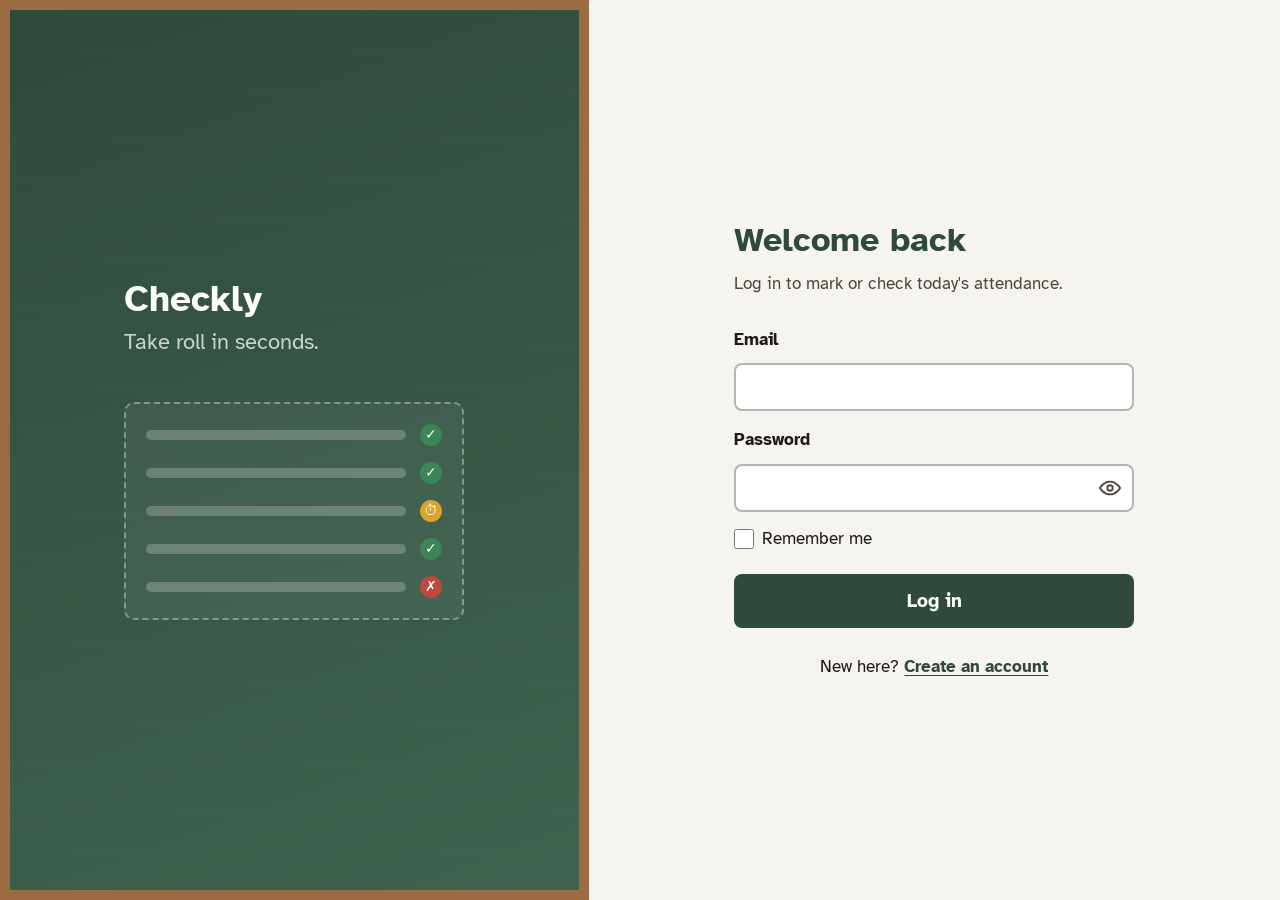
<file: index.html>
<!DOCTYPE html>
<html lang="en">
<head>
    <meta charset="UTF-8">
    <meta name="viewport" content="width=device-width, initial-scale=1.0, viewport-fit=cover">
    <title>Log in | Checkly</title>
    <link rel="stylesheet" href="static/style.css">
    <link rel="manifest" href="static/manifest.json">
    <meta name="theme-color" content="#2F4A3B">
    <meta name="mobile-web-app-capable" content="yes">
    <meta name="apple-mobile-web-app-capable" content="yes">
    <meta name="apple-mobile-web-app-title" content="Checkly">
    <meta name="apple-mobile-web-app-status-bar-style" content="default">
    <link rel="apple-touch-icon" href="static/icons/apple-touch-icon.png">
    <link rel="icon" href="static/icons/icon-512.png">
</head>
<body class="auth-body">
    <div class="auth-shell">
        <section class="auth-visual" aria-hidden="true">
            <div class="auth-visual-inner">
                <div class="auth-wordmark">Checkly</div>
                <p class="auth-tagline">Take roll in seconds.</p>

                <div class="roll-sheet">
                    <div class="roll-row">
                        <span class="roll-name-bar"></span>
                        <span class="roll-mark roll-present">&#10003;</span>
                    </div>
                    <div class="roll-row">
                        <span class="roll-name-bar"></span>
                        <span class="roll-mark roll-present">&#10003;</span>
                    </div>
                    <div class="roll-row">
                        <span class="roll-name-bar"></span>
                        <span class="roll-mark roll-late">&#9201;</span>
                    </div>
                    <div class="roll-row">
                        <span class="roll-name-bar"></span>
                        <span class="roll-mark roll-present">&#10003;</span>
                    </div>
                    <div class="roll-row">
                        <span class="roll-name-bar"></span>
                        <span class="roll-mark roll-absent">&#10007;</span>
                    </div>
                </div>
            </div>
        </section>

        <section class="auth-form-panel">
            <form class="auth-form" id="login-form" novalidate>
                <h1 class="auth-heading">Welcome back</h1>
                <p class="auth-subheading">Log in to mark or check today's attendance.</p>

                <label class="custom-label" for="email">Email</label>
                <input class="custom-inp" type="text" name="email" id="email" autocomplete="email" required>

                <label class="custom-label" for="password">Password</label>
                <div class="pw-field">
                    <input class="custom-inp" type="password" name="password" id="password" autocomplete="current-password" required>
                    <button type="button" class="pw-toggle" data-pw-toggle="password" aria-label="Show password" aria-pressed="false" title="Show password">
                        <svg class="pw-eye" viewBox="0 0 24 24" width="20" height="20" fill="none" stroke="currentColor" stroke-width="2" stroke-linecap="round" stroke-linejoin="round" aria-hidden="true"><path d="M1 12s4-7 11-7 11 7 11 7-4 7-11 7S1 12 1 12z"/><circle cx="12" cy="12" r="3"/></svg>
                        <svg class="pw-eye-off" viewBox="0 0 24 24" width="20" height="20" fill="none" stroke="currentColor" stroke-width="2" stroke-linecap="round" stroke-linejoin="round" aria-hidden="true"><path d="M17.94 17.94A10.94 10.94 0 0 1 12 19c-7 0-11-7-11-7a19.8 19.8 0 0 1 5.06-5.94"/><path d="M9.9 4.24A10.9 10.9 0 0 1 12 5c7 0 11 7 11 7a19.9 19.9 0 0 1-3.17 4.19"/><path d="M14.12 14.12A3 3 0 1 1 9.88 9.88"/><line x1="1" y1="1" x2="23" y2="23"/></svg>
                    </button>
                </div>

                <label class="remember-me-label">
                    <input type="checkbox" id="remember-me">
                    Remember me
                </label>

                <button class="auth-submit" type="submit">Log in</button>

                <p class="auth-switch">New here? <a href="register.html">Create an account</a></p>
            </form>
        </section>
    </div>

    <script src="static/app.js"></script>
    <script src="static/login.js"></script>
</body>
</html>
</file>
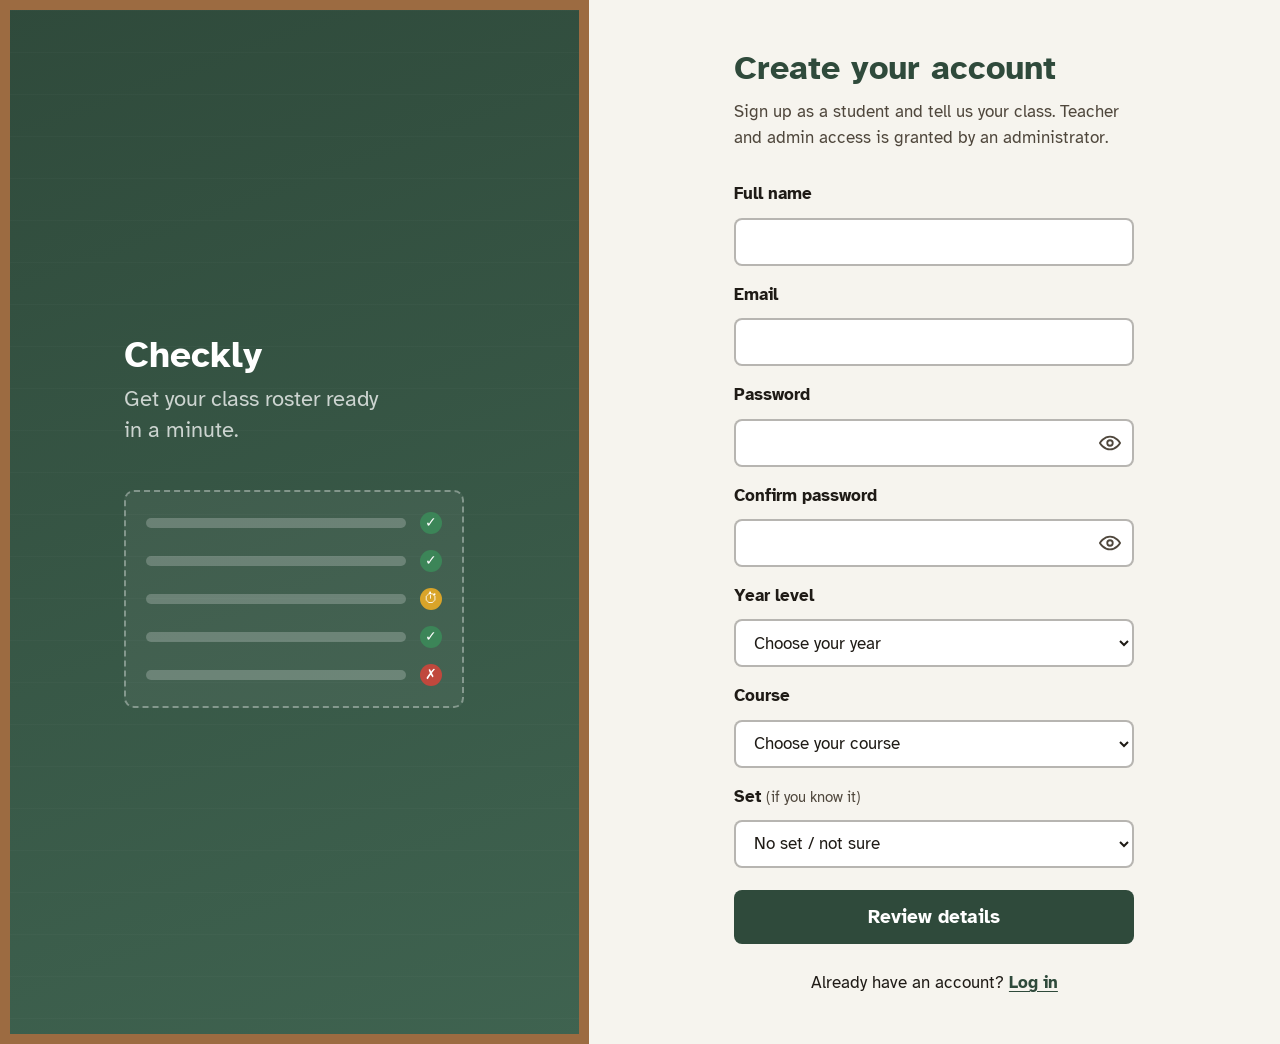
<file: register.html>
<!DOCTYPE html>
<html lang="en">
<head>
    <meta charset="UTF-8">
    <meta name="viewport" content="width=device-width, initial-scale=1.0, viewport-fit=cover">
    <title>Create account | Checkly</title>
    <link rel="stylesheet" href="static/style.css">
    <link rel="manifest" href="static/manifest.json">
    <meta name="theme-color" content="#2F4A3B">
    <meta name="mobile-web-app-capable" content="yes">
    <meta name="apple-mobile-web-app-capable" content="yes">
    <meta name="apple-mobile-web-app-title" content="Checkly">
    <meta name="apple-mobile-web-app-status-bar-style" content="default">
    <link rel="apple-touch-icon" href="static/icons/apple-touch-icon.png">
    <link rel="icon" href="static/icons/icon-512.png">
</head>
<body class="auth-body">
    <div class="auth-shell">
        <section class="auth-visual" aria-hidden="true">
            <div class="auth-visual-inner">
                <div class="auth-wordmark">Checkly</div>
                <p class="auth-tagline">Get your class roster ready in a minute.</p>

                <div class="roll-sheet">
                    <div class="roll-row">
                        <span class="roll-name-bar"></span>
                        <span class="roll-mark roll-present">&#10003;</span>
                    </div>
                    <div class="roll-row">
                        <span class="roll-name-bar"></span>
                        <span class="roll-mark roll-present">&#10003;</span>
                    </div>
                    <div class="roll-row">
                        <span class="roll-name-bar"></span>
                        <span class="roll-mark roll-late">&#9201;</span>
                    </div>
                    <div class="roll-row">
                        <span class="roll-name-bar"></span>
                        <span class="roll-mark roll-present">&#10003;</span>
                    </div>
                    <div class="roll-row">
                        <span class="roll-name-bar"></span>
                        <span class="roll-mark roll-absent">&#10007;</span>
                    </div>
                </div>
            </div>
        </section>

        <section class="auth-form-panel">
            <form class="auth-form" id="register-form" novalidate>
                <h1 class="auth-heading">Create your account</h1>
                <p class="auth-subheading">Sign up as a student and tell us your class. Teacher and admin access is granted by an administrator.</p>

                <label class="custom-label" for="name">Full name</label>
                <input class="custom-inp" type="text" id="name" autocomplete="name" required>

                <label class="custom-label" for="email">Email</label>
                <input class="custom-inp" type="text" id="email" autocomplete="email" required>

                <label class="custom-label" for="password">Password</label>
                <div class="pw-field">
                    <input class="custom-inp" type="password" id="password" autocomplete="new-password" minlength="4" required>
                    <button type="button" class="pw-toggle" data-pw-toggle="password" aria-label="Show password" aria-pressed="false" title="Show password">
                        <svg class="pw-eye" viewBox="0 0 24 24" width="20" height="20" fill="none" stroke="currentColor" stroke-width="2" stroke-linecap="round" stroke-linejoin="round" aria-hidden="true"><path d="M1 12s4-7 11-7 11 7 11 7-4 7-11 7S1 12 1 12z"/><circle cx="12" cy="12" r="3"/></svg>
                        <svg class="pw-eye-off" viewBox="0 0 24 24" width="20" height="20" fill="none" stroke="currentColor" stroke-width="2" stroke-linecap="round" stroke-linejoin="round" aria-hidden="true"><path d="M17.94 17.94A10.94 10.94 0 0 1 12 19c-7 0-11-7-11-7a19.8 19.8 0 0 1 5.06-5.94"/><path d="M9.9 4.24A10.9 10.9 0 0 1 12 5c7 0 11 7 11 7a19.9 19.9 0 0 1-3.17 4.19"/><path d="M14.12 14.12A3 3 0 1 1 9.88 9.88"/><line x1="1" y1="1" x2="23" y2="23"/></svg>
                    </button>
                </div>

                <label class="custom-label" for="password2">Confirm password</label>
                <div class="pw-field">
                    <input class="custom-inp" type="password" id="password2" autocomplete="new-password" required>
                    <button type="button" class="pw-toggle" data-pw-toggle="password2" aria-label="Show password" aria-pressed="false" title="Show password">
                        <svg class="pw-eye" viewBox="0 0 24 24" width="20" height="20" fill="none" stroke="currentColor" stroke-width="2" stroke-linecap="round" stroke-linejoin="round" aria-hidden="true"><path d="M1 12s4-7 11-7 11 7 11 7-4 7-11 7S1 12 1 12z"/><circle cx="12" cy="12" r="3"/></svg>
                        <svg class="pw-eye-off" viewBox="0 0 24 24" width="20" height="20" fill="none" stroke="currentColor" stroke-width="2" stroke-linecap="round" stroke-linejoin="round" aria-hidden="true"><path d="M17.94 17.94A10.94 10.94 0 0 1 12 19c-7 0-11-7-11-7a19.8 19.8 0 0 1 5.06-5.94"/><path d="M9.9 4.24A10.9 10.9 0 0 1 12 5c7 0 11 7 11 7a19.9 19.9 0 0 1-3.17 4.19"/><path d="M14.12 14.12A3 3 0 1 1 9.88 9.88"/><line x1="1" y1="1" x2="23" y2="23"/></svg>
                    </button>
                </div>

                <label class="custom-label" for="year">Year level</label>
                <select class="custom-inp custom-select" id="year" required></select>

                <label class="custom-label" for="course">Course</label>
                <select class="custom-inp custom-select" id="course" required></select>
                <input class="custom-inp" type="text" id="course-other" placeholder="Type your course name" aria-label="Your course name" hidden style="margin-top:8px;">

                <label class="custom-label" for="set">Set <span class="label-hint">(if you know it)</span></label>
                <select class="custom-inp custom-select" id="set"></select>

                <button class="auth-submit" type="submit">Review details</button>

                <p class="auth-switch">Already have an account? <a href="index.html">Log in</a></p>
            </form>

            <div class="auth-form review-card" id="review-card" hidden>
                <h1 class="auth-heading">Check your details</h1>
                <p class="auth-subheading">Your account isn't created yet. Look this over, then confirm.</p>

                <dl class="review-list">
                    <div class="review-row"><dt>Name</dt><dd id="review-name"></dd></div>
                    <div class="review-row"><dt>Email</dt><dd id="review-email"></dd></div>
                    <div class="review-row">
                        <dt>Password</dt>
                        <dd><span id="review-password"></span>
                            <button type="button" class="review-toggle" id="review-toggle" aria-pressed="false">Show</button></dd>
                    </div>
                    <div class="review-row"><dt>Account type</dt><dd>Student</dd></div>
                    <div class="review-row"><dt>Class</dt><dd id="review-class"></dd></div>
                </dl>
                <p class="review-note">This is a request: an admin will check it and add you to your class. You can still log in while you wait.</p>

                <button class="auth-submit" type="button" id="confirm-btn">Create account</button>
                <button class="review-edit" type="button" id="edit-btn">&#8592; Go back and edit</button>
            </div>
        </section>
    </div>

    <script src="static/app.js"></script>
    <script src="static/register.js"></script>
</body>
</html>
</file>
<file: static/style.css>
@import url('https://fonts.googleapis.com/css2?family=Atkinson+Hyperlegible:wght@400;700&display=swap');

/* ==========================================================================
   CHECKLY - "composition notebook" theme.
   A chalkboard-green header (with a wooden frame edge), warm cream paper
   with faint ruled lines and a red margin, handwritten display type for
   headings, and clean rounded body type for anything that has to stay
   easy to read (tables, forms, attendance data).
   ========================================================================== */

:root {
    --font-display: "Atkinson Hyperlegible", "Segoe UI", Verdana, sans-serif;
    --font-body: "Atkinson Hyperlegible", "Segoe UI", Verdana, sans-serif;

    --paper: #F7F1E1;
    --paper-line: rgba(112, 145, 184, 0.28);
    --margin-red: rgba(185, 68, 58, 0.5);
    --card: #FFFDF6;

    --board: #2F4A3B;
    --board-light: #3F6350;
    --wood: #9C6B41;
    --ink: #332C22;
    --ink-soft: rgba(51, 44, 34, 0.7);

    --present: #3C8558;
    --late: #D9A429;
    --absent: #C0483D;
    --unmarked: #8A8172;
}

* {
    padding: 0;
    margin: 0;

    font-family: var(--font-body);
    box-sizing: border-box;
}

body {
    width: 100%;
    min-height: 100vh;
    background: var(--paper);
    color: var(--ink);
}

/* Reusable ruled-notebook-paper background: a red margin line plus faint
   horizontal rules, the way lined paper actually looks. */
.paper-bg {
    background-color: var(--paper);
    background-image:
        linear-gradient(to right, transparent 0 43px, var(--margin-red) 43px 44px, transparent 44px),
        repeating-linear-gradient(to bottom, transparent 0 27px, var(--paper-line) 27px 28px);
}

.topbar {
    width: 100%;
    height: 6vh;
    min-height: 44px;

    display: flex;
    position: fixed;
    top: 0;
    justify-content: space-between;
    align-items: center;
    flex-direction: row;
    background: var(--board);
    border-bottom: 5px solid var(--wood);
    z-index: 10;
}

.account-name {
    margin-left: 15px;
    margin-right: 15px;
    color: white;
    text-transform: capitalize;
    font-family: var(--font-display);
    font-size: 17px;
    font-weight: 700;
}

.logout-button {
    height: 25px;
    width: 25px;
    border-radius: 50%;
    margin-right: 10px;

    border: 3px solid rgba(0, 0, 0, 0.35);
    background: var(--absent);
    background-image: url(icons/power-switch.png);
    background-position: center;
    background-size: cover;
    cursor: pointer;
}

.main-homepage-container {
    width: 100%;
    min-height: 100vh;
    padding-top: 6vh;

    display: flex;
    align-items: flex-start;
    flex-direction: row;
}

.list-container {
    width: 100%;
    min-height: 94vh;

    display: flex;
    flex-direction: column;
    align-items: center;
    background-color: var(--paper);
    background-image:
        linear-gradient(to right, transparent 0 43px, var(--margin-red) 43px 44px, transparent 44px),
        repeating-linear-gradient(to bottom, transparent 0 27px, var(--paper-line) 27px 28px);
    padding-bottom: 30px;
}

.list-title {
    font-family: var(--font-display);
    font-weight: 700;
    font-size: 26px;
    margin-top: 20px;
    margin-bottom: 5px;
    color: var(--board);
    text-align: center;
}

.custom-label {
    width: 90%;
    color: var(--ink);
    font-weight: 700;
    font-size: 15px;
}

.custom-inp {
    height: 4.5vh;
    width: 90%;
    border-radius: 6px;
    padding-left: 15px;

    background: var(--card);
    color: var(--ink);
    border: 1.5px solid rgba(51, 44, 34, 0.35);
}

.custom-inp:focus {
    outline: 2px solid var(--late);
    outline-offset: 1px;
    border-color: var(--board);
}

.custom-select {
    padding-left: 10px;
    background: var(--card);
    cursor: pointer;
}

.custom-button {
    height: 4.5vh;
    width: 90%;
    border-radius: 6px;
    font-size: 16px;
    font-weight: 700;

    cursor: pointer;
    color: white;
    border: none;
    background: var(--board);
    transition: background 0.15s ease;
}

.custom-button:hover {
    background: var(--board-light);
    scale: 1.01;
    transition: 0.2s;
}

.custom-button:focus-visible {
    outline: 2px solid var(--late);
    outline-offset: 2px;
}

.login-button {
    margin-top: 15px;
}

/* =========================================================================
   AUTH PAGES (login + create account)
   ========================================================================= */

body.auth-body {
    background: var(--board);
}

.auth-shell {
    min-height: 100vh;
    display: flex;
}

.auth-visual {
    flex: 1 1 46%;
    position: relative;
    display: flex;
    align-items: center;
    justify-content: center;
    padding: 56px 40px;
    overflow: hidden;
    background: linear-gradient(160deg, var(--board), var(--board-light));
    box-shadow: inset 0 0 0 10px var(--wood);
}

/* faint chalk-dust rules across the board - the paper a roll-call used to be taken on */
.auth-visual::before {
    content: "";
    position: absolute;
    inset: 10px;
    background-image: repeating-linear-gradient(
        to bottom,
        rgba(255, 255, 255, 0.06) 0,
        rgba(255, 255, 255, 0.06) 1px,
        transparent 1px,
        transparent 42px
    );
    pointer-events: none;
}

.auth-visual-inner {
    position: relative;
    z-index: 1;
    width: 100%;
    max-width: 340px;
}

.auth-wordmark {
    font-family: var(--font-display);
    font-weight: 700;
    font-size: clamp(40px, 7vw, 56px);
    line-height: 1;
    color: white;
}

.auth-tagline {
    margin-top: 10px;
    font-size: 16px;
    color: rgba(255, 255, 255, 0.75);
    max-width: 260px;
}

.roll-sheet {
    margin-top: 44px;
    display: flex;
    flex-direction: column;
    gap: 16px;
    padding: 20px;
    border-radius: 10px;
    background: rgba(255, 255, 255, 0.05);
    border: 2px dashed rgba(255, 255, 255, 0.35);
}

.roll-row {
    display: flex;
    align-items: center;
    gap: 14px;
}

.roll-name-bar {
    flex: 1;
    height: 10px;
    border-radius: 5px;
    background: rgba(255, 255, 255, 0.22);
}

.roll-mark {
    flex-shrink: 0;
    width: 22px;
    height: 22px;
    border-radius: 50%;
    display: flex;
    align-items: center;
    justify-content: center;
    font-size: 14px;
    color: white;
    opacity: 0;
    transform: scale(0.4);
    animation: roll-mark-in 0.35s ease forwards;
}

.roll-row:nth-child(1) .roll-mark { animation-delay: 0.15s; }
.roll-row:nth-child(2) .roll-mark { animation-delay: 0.35s; }
.roll-row:nth-child(3) .roll-mark { animation-delay: 0.55s; }
.roll-row:nth-child(4) .roll-mark { animation-delay: 0.75s; }
.roll-row:nth-child(5) .roll-mark { animation-delay: 0.95s; }

.roll-present { background: var(--present); }
.roll-late { background: var(--late); }
.roll-absent { background: var(--absent); }

@keyframes roll-mark-in {
    to { opacity: 1; transform: scale(1); }
}

@media (prefers-reduced-motion: reduce) {
    .roll-mark {
        animation: none;
        opacity: 1;
        transform: scale(1);
    }
}

.auth-form-panel {
    flex: 1 1 54%;
    display: flex;
    align-items: center;
    justify-content: center;
    background-color: var(--paper);
    background-image:
        linear-gradient(to right, transparent 0 43px, var(--margin-red) 43px 44px, transparent 44px),
        repeating-linear-gradient(to bottom, transparent 0 27px, var(--paper-line) 27px 28px);
    padding: 48px 24px;
}

.auth-form {
    width: 100%;
    max-width: 340px;
    display: flex;
    flex-direction: column;
    gap: 8px;
}

.auth-form .custom-inp,
.auth-form .custom-label,
.auth-form .admin-code-group,
.auth-form .form-error {
    width: 100%;
}

.auth-heading {
    font-family: var(--font-display);
    font-weight: 700;
    font-size: clamp(28px, 5vw, 34px);
    line-height: 1.15;
    color: var(--board);
}

.remember-me-label {
    width: 100%;
    display: flex;
    align-items: center;
    gap: 8px;
    font-size: 15px;
    color: var(--ink);
    margin-top: 4px;
    cursor: pointer;
}

.remember-me-label input {
    width: 16px;
    height: 16px;
    accent-color: var(--board);
    cursor: pointer;
}

.auth-subheading {
    font-size: 15px;
    color: var(--ink-soft);
    margin-bottom: 14px;
}

.auth-submit {
    margin-top: 12px;
    height: 48px;
    border: none;
    border-radius: 6px;
    background: var(--board);
    color: white;
    font-size: 16px;
    font-weight: 700;
    cursor: pointer;
    transition: background 0.15s ease, transform 0.1s ease;
}

.auth-submit:hover {
    background: var(--board-light);
}

.auth-submit:active {
    transform: scale(0.99);
}

.auth-submit:focus-visible {
    outline: 2px solid var(--late);
    outline-offset: 3px;
}

.auth-switch {
    margin-top: 16px;
    font-size: 15px;
    text-align: center;
    color: var(--ink);
}

.auth-switch a {
    color: var(--board);
    font-weight: 700;
}

.auth-switch a:focus-visible {
    outline: 2px solid var(--late);
    outline-offset: 2px;
}

/* --- role picker (radio pills) --- */

.role-picker {
    display: flex;
    flex-wrap: wrap;
    gap: 8px;
    width: 100%;
    margin: 2px 0 4px;
}

.role-picker input {
    position: absolute;
    width: 1px;
    height: 1px;
    overflow: hidden;
    clip: rect(0 0 0 0);
    white-space: nowrap;
}

.role-pill {
    flex: 1 1 0;
    min-width: 88px;
    text-align: center;
    padding: 10px 8px;
    border-radius: 20px;
    border: 1.5px solid rgba(51, 44, 34, 0.3);
    background: var(--card);
    color: var(--ink);
    font-size: 15px;
    font-weight: 700;
    cursor: pointer;
    transition: background 0.15s ease, color 0.15s ease, border-color 0.15s ease;
}

.role-picker input:checked + .role-pill {
    background: var(--board);
    border-color: var(--board);
    color: white;
}

.role-picker input:focus-visible + .role-pill {
    outline: 2px solid var(--late);
    outline-offset: 2px;
}

@media (max-width: 880px) {
    .auth-shell {
        flex-direction: column;
    }

    .auth-visual {
        flex: none;
        padding: 36px 24px 26px;
    }

    .roll-sheet {
        display: none;
    }

    .auth-form-panel {
        flex: 1 0 auto;
        align-items: flex-start;
        padding: 32px 20px 48px;
    }
}

.form-error {
    width: 90%;
    margin-top: 10px;
    padding: 8px 10px;
    border-radius: 5px;
    font-size: 14px;
    color: white;
    background: var(--absent);
}

.students-container {
    display: flex;
    justify-content: center;
    flex-wrap: wrap;
    gap: 12px;
    width: 90%;
    padding-top: 10px;
}

.student-name {
    width: 100%;

    font-size: 14px;
    font-weight: 700;
    text-align: center;
    padding: 0 4px;
    color: var(--ink);
}

.student-attendance {
    width: 100%;
    font-size: 13px;
    text-align: center;
    letter-spacing: 0.5px;
}

.student-profile-cover {
    width: 100%;
    height: 44px;
    border-radius: 5px 5px 0 0;
    background: linear-gradient(135deg, var(--board), var(--board-light));
}

.student-profile-img {
    display: block;
    width: 56px;
    height: 56px;
    margin-top: -28px;
    border-radius: 50%;
    border: 3px solid var(--card);
    background: white;
    object-fit: cover;
    box-shadow: 0 2px 5px rgba(0, 0, 0, 0.25);
}

.student-profiles {
    width: 15vh;
    min-width: 130px;
    border-radius: 6px;
    margin-top: 10px;
    overflow: hidden;

    display: flex;
    flex-direction: column;
    align-items: center;
    background: var(--card);
    border: 1px solid rgba(51, 44, 34, 0.15);
    box-shadow: 0 2px 5px rgba(0, 0, 0, 0.12);
}

.attendance-actions {
    width: 100%;
    display: flex;
    gap: 4px;
    padding: 6px;
}

.mark-btn {
    flex: 1;
    border: none;
    border-radius: 4px;
    padding: 5px 2px;
    font-size: 13px;
    font-weight: 700;
    cursor: pointer;
    color: white;
}

.present-btn { background: var(--present); }
.late-btn { background: var(--late); }
.absent-btn { background: var(--absent); }

.status-PRESENT { color: var(--present); font-weight: bold; }
.status-LATE { color: #A9791C; font-weight: bold; }
.status-ABSENT { color: var(--absent); font-weight: bold; }
.status-UNMARKED { color: var(--unmarked); }

.empty-state {
    margin-top: 20px;
    color: var(--ink-soft);
    font-size: 15px;
    text-align: center;
    width: 90%;
}

/* --- Student attendance history --- */

.attendance-history {
    width: 90%;
    max-width: 500px;
    display: flex;
    flex-direction: column;
    gap: 8px;
    margin-top: 15px;
}

.history-row {
    display: flex;
    justify-content: space-between;
    align-items: center;
    background: var(--card);
    border: 1px solid rgba(51, 44, 34, 0.12);
    padding: 10px 15px;
    border-radius: 6px;
    font-size: 15px;
}

/* --- Admin dashboard --- */

.admin-container {
    width: 100%;
    min-height: 100vh;
    padding: 8vh 20px 40px;
    background-color: var(--paper);
    background-image:
        linear-gradient(to right, transparent 0 43px, var(--margin-red) 43px 44px, transparent 44px),
        repeating-linear-gradient(to bottom, transparent 0 27px, var(--paper-line) 27px 28px);
}

.overview-stats {
    display: flex;
    flex-wrap: wrap;
    gap: 12px;
    justify-content: center;
    margin-bottom: 30px;
}

.stat-card {
    background: var(--card);
    color: var(--ink);
    border: 1px solid rgba(51, 44, 34, 0.15);
    border-left: 5px solid var(--board);
    border-radius: 6px;
    padding: 14px 20px;
    min-width: 100px;
    text-align: center;
}

.stat-value {
    font-family: var(--font-display);
    font-weight: 700;
    font-size: 30px;
    color: var(--board);
}

.stat-label {
    font-size: 13px;
    color: var(--ink-soft);
    margin-top: 2px;
}

/* All three admin sections - Classes, All accounts, Add account - share
   the same full-width column and stack top to bottom in that order,
   rather than the accounts sitting side by side. */
.admin-columns {
    display: flex;
    flex-direction: column;
    gap: 25px;
    width: 90%;
    max-width: 900px;
    margin: 0 auto;
}

.admin-panel {
    background: var(--card);
    border: 1px solid rgba(51, 44, 34, 0.15);
    border-radius: 8px;
    padding: 15px;
    width: 100%;
}

.admin-panel.trends-section,
.admin-panel.classes-section {
    max-width: 900px;
    width: 90%;
    margin: 0 auto 25px;
}

.users-table {
    width: 100%;
    min-width: 520px;
    table-layout: fixed;
    border-collapse: collapse;
    font-size: 14px;
    margin-top: 10px;
}

.users-table th {
    text-align: left;
    padding: 8px 6px;
    color: var(--board);
    font-size: 13px;
    border-bottom: 2px solid var(--board);
}

.users-table td {
    text-align: left;
    padding: 8px 6px;
    border-bottom: 1px solid rgba(51, 44, 34, 0.12);
    overflow: hidden;
    text-overflow: ellipsis;
    white-space: nowrap;
}

/* Column proportions - only while the table renders as an actual table.
   The mobile stacked-card layout below resets these to full width. */
@media (min-width: 481px) {
    .users-table th:nth-child(1), .users-table td:nth-child(1) { width: 21%; }
    .users-table th:nth-child(2), .users-table td:nth-child(2) { width: 29%; }
    .users-table th:nth-child(3), .users-table td:nth-child(3) { width: 13%; }
    .users-table th:nth-child(4), .users-table td:nth-child(4) { width: 19%; }
    .users-table th:nth-child(5), .users-table td:nth-child(5) { width: 18%; white-space: normal; overflow: visible; text-overflow: clip; }
}

.users-table td .custom-select,
.users-table td .table-edit-inp {
    white-space: normal;
}

.users-table tbody tr:nth-child(even) {
    background: rgba(51, 44, 34, 0.035);
}

.role-badge {
    padding: 2px 8px;
    border-radius: 10px;
    font-size: 13px;
    font-weight: 700;
    color: white;
    text-transform: capitalize;
}

.role-admin { background: var(--board); }
.role-teacher { background: #35597A; }
.role-student { background: var(--wood); }

.delete-btn {
    border: none;
    background: var(--absent);
    color: white;
    border-radius: 4px;
    padding: 4px 8px;
    font-size: 13px;
    font-weight: 700;
    cursor: pointer;
}

.create-user-form {
    display: flex;
    flex-direction: column;
    align-items: center;
    gap: 8px;
    margin-top: 10px;
}

.create-user-form .custom-inp {
    width: 100%;
    height: 40px;
}

.create-user-form .custom-label {
    width: 100%;
    font-size: 14px;
}

.create-user-form .login-button {
    width: 100%;
    margin-top: 5px;
}

/* --- Today summary bar (teacher + student pages) --- */

.today-summary {
    display: flex;
    flex-wrap: wrap;
    gap: 10px;
    justify-content: center;
    width: 90%;
    margin-top: 12px;
}

.stat-present, .stat-PRESENT { border-left-color: var(--present); }
.stat-late, .stat-LATE { border-left-color: var(--late); }
.stat-absent, .stat-ABSENT { border-left-color: var(--absent); }
.stat-unmarked, .stat-UNMARKED { border-left-color: var(--unmarked); }

.status-symbol {
    font-size: 30px !important;
}

/* --- Search inputs --- */

.search-input {
    margin-top: 12px;
    background: var(--card);
}

.list-controls {
    display: flex;
    flex-wrap: wrap;
    gap: 10px;
    width: 90%;
    margin-top: 12px;
}

.list-controls .custom-inp {
    width: auto;
    margin-top: 0;
}

/* --- Dashboard header with a today date pill --- */

.dashboard-header {
    display: flex;
    align-items: center;
    justify-content: center;
    gap: 10px;
    flex-wrap: wrap;
    width: 90%;
}

.dashboard-header .list-title {
    margin-top: 0;
}

.date-pill {
    background: var(--board);
    color: white;
    font-size: 14px;
    font-weight: 700;
    padding: 5px 14px;
    border-radius: 999px;
    white-space: nowrap;
}

/* --- Icon-decorated search/filter fields --- */

.control-field {
    position: relative;
    display: flex;
    align-items: center;
    flex: 1 1 190px;
}

.list-controls .control-field:first-child {
    flex: 2 1 220px;
}

.control-field .search-input {
    flex: 1 1 auto;
}

.control-icon {
    position: absolute;
    left: 12px;
    width: 16px;
    height: 16px;
    color: var(--board);
    opacity: 0.6;
    pointer-events: none;
}

.control-field .custom-inp {
    width: 100%;
    padding-left: 36px;
}

.control-field .custom-select {
    appearance: none;
    -webkit-appearance: none;
    -moz-appearance: none;
    background-image: linear-gradient(45deg, transparent 50%, var(--board) 50%),
        linear-gradient(135deg, var(--board) 50%, transparent 50%);
    background-position: calc(100% - 18px) center, calc(100% - 12px) center;
    background-size: 6px 6px, 6px 6px;
    background-repeat: no-repeat;
    padding-right: 30px;
}

/* --- Toasts --- */

.toast-host {
    position: fixed;
    left: 0;
    right: 0;
    bottom: 16px;
    display: flex;
    flex-direction: column;
    align-items: center;
    gap: 8px;
    z-index: 1000;
    pointer-events: none;
    padding: 0 12px;
}

.toast {
    max-width: 90vw;
    padding: 10px 18px;
    border-radius: 20px;
    color: white;
    font-size: 15px;
    text-align: center;
    box-shadow: 0 3px 10px rgba(0, 0, 0, 0.3);
    opacity: 0;
    transform: translateY(10px);
    transition: opacity 0.25s ease, transform 0.25s ease;
}

.toast-show {
    opacity: 1;
    transform: translateY(0);
}

.toast-ok { background: var(--present); }
.toast-error { background: var(--absent); }

/* --- Responsive table for admin (becomes stacked cards on narrow screens) --- */

.table-scroll {
    width: 100%;
    overflow-x: auto;
}

/* =========================================================================
   MOBILE / RESPONSIVE
   ========================================================================= */

@media (max-width: 480px) {
    .custom-inp, .custom-button, .custom-label, .admin-code-group, .form-error {
        width: 100%;
        max-width: 100%;
    }

    .custom-inp, .custom-button {
        height: 46px;
        font-size: 17px; /* prevents iOS auto-zoom on focus */
    }

    .create-link {
        height: 46px;
    }

    .topbar {
        height: 56px;
    }

    .account-name {
        font-size: 16px;
        max-width: 60vw;
        white-space: nowrap;
        overflow: hidden;
        text-overflow: ellipsis;
    }

    .main-homepage-container {
        padding-top: 56px;
    }

    .student-profiles {
        width: 42vw;
        min-width: unset;
        flex-grow: 1;
    }

    .students-container {
        gap: 8px;
    }

    .attendance-actions {
        flex-wrap: wrap;
    }

    .mark-btn {
        flex: 1 1 45%;
        font-size: 13px;
        padding: 7px 2px;
    }

    .admin-container {
        padding: 66px 12px 30px;
    }

    .stat-card {
        min-width: 42vw;
        flex: 1 1 42vw;
        padding: 12px;
    }

    .admin-panel {
        min-width: unset;
        width: 100%;
        max-width: 100%;
        padding: 12px;
    }

    .attendance-history {
        width: 100%;
        padding: 0 12px;
    }

    .history-row {
        font-size: 14px;
        padding: 10px 12px;
    }

    .login-container, .main-homepage-container {
        overflow-x: hidden;
    }
}

/* Turn the users table into a stack of labeled rows on small screens */
@media (max-width: 480px) {
    .users-table {
        min-width: 0;
    }

    .users-table thead {
        display: none;
    }

    .users-table, .users-table tbody, .users-table tr, .users-table td {
        display: block;
        width: 100%;
    }

    .users-table tr {
        border: 1px solid rgba(51, 44, 34, 0.15);
        border-radius: 6px;
        margin-bottom: 10px;
        padding: 6px 10px;
        background: var(--card);
    }

    .users-table tbody tr:nth-child(even) {
        background: var(--card);
    }

    .users-table td {
        display: flex;
        justify-content: space-between;
        align-items: center;
        border-bottom: 1px solid rgba(51, 44, 34, 0.08);
        padding: 6px 0;
        white-space: normal;
    }

    .users-table td:last-child {
        border-bottom: none;
        justify-content: flex-end;
        gap: 8px;
    }

    .users-table td::before {
        content: attr(data-label);
        font-weight: bold;
        font-size: 13px;
        opacity: 0.7;
        margin-right: 10px;
    }

    .users-table td[data-label=""]::before {
        content: none;
    }
}

@media (max-width: 340px) {
    .student-profiles {
        width: 100%;
    }

    .stat-card {
        min-width: 100%;
        flex: 1 1 100%;
    }
}

/* =========================================================================
   BUTTONS (small, auto-width actions - mark all present, print, export...)
   ========================================================================= */

.btn {
    padding: 9px 16px;
    border-radius: 6px;
    font-size: 15px;
    font-weight: 700;
    cursor: pointer;
    border: 1.5px solid transparent;
    transition: background 0.15s ease, color 0.15s ease;
}

.btn-solid {
    background: var(--board);
    color: white;
}

.btn-solid:hover {
    background: var(--board-light);
}

.btn-outline {
    background: var(--card);
    color: var(--board);
    border-color: var(--board);
}

.btn-outline:hover {
    background: rgba(47, 74, 59, 0.08);
}

.btn:disabled {
    opacity: 0.5;
    cursor: not-allowed;
}

.btn:focus-visible {
    outline: 2px solid var(--late);
    outline-offset: 2px;
}

.action-row {
    display: flex;
    gap: 10px;
    flex-wrap: wrap;
    justify-content: center;
    width: 90%;
    margin-top: 12px;
}

/* =========================================================================
   TOAST WITH ACTION (undo)
   ========================================================================= */

.toast {
    display: flex;
    align-items: center;
    gap: 10px;
}

.toast-action {
    background: rgba(255, 255, 255, 0.25);
    border: none;
    color: white;
    font-weight: 700;
    font-size: 14px;
    padding: 4px 10px;
    border-radius: 14px;
    cursor: pointer;
    flex-shrink: 0;
}

.toast-action:hover {
    background: rgba(255, 255, 255, 0.4);
}

/* =========================================================================
   SKELETON LOADING PLACEHOLDERS
   ========================================================================= */

.skeleton-wrap {
    display: flex;
    flex-wrap: wrap;
    gap: 12px;
    justify-content: center;
    width: 90%;
    margin-top: 12px;
}

.skeleton {
    border-radius: 6px;
    background: linear-gradient(90deg, rgba(51, 44, 34, 0.08) 25%, rgba(51, 44, 34, 0.16) 37%, rgba(51, 44, 34, 0.08) 63%);
    background-size: 400% 100%;
    animation: skeleton-shimmer 1.4s ease infinite;
}

.skeleton-card {
    width: 130px;
    height: 150px;
}

.skeleton-row {
    width: 100%;
    height: 44px;
}

@keyframes skeleton-shimmer {
    0% { background-position: 100% 0; }
    100% { background-position: 0 0; }
}

@media (prefers-reduced-motion: reduce) {
    .skeleton {
        animation: none;
    }
}

/* =========================================================================
   DATE NAVIGATION (teacher page - browse/edit past days)
   ========================================================================= */

.date-nav {
    display: flex;
    align-items: center;
    gap: 6px;
}

.date-nav button {
    width: 30px;
    height: 30px;
    border-radius: 6px;
    border: 1.5px solid rgba(51, 44, 34, 0.3);
    background: var(--card);
    color: var(--board);
    font-weight: 700;
    cursor: pointer;
}

.date-nav button:hover:not(:disabled) {
    background: rgba(47, 74, 59, 0.08);
}

.date-nav button:disabled {
    opacity: 0.35;
    cursor: not-allowed;
}

.date-nav input[type="date"] {
    border: 1.5px solid rgba(51, 44, 34, 0.3);
    border-radius: 6px;
    padding: 5px 8px;
    background: var(--card);
    font-family: var(--font-body);
    font-size: 14px;
    color: var(--ink);
    height: 30px;
}

.date-nav .btn {
    padding: 5px 10px;
    font-size: 14px;
}

.viewing-past-banner {
    width: 90%;
    margin-top: 10px;
    padding: 8px 12px;
    border-radius: 6px;
    background: rgba(217, 164, 41, 0.18);
    border: 1px solid rgba(217, 164, 41, 0.5);
    color: var(--ink);
    font-size: 14px;
    text-align: center;
}

/* =========================================================================
   ABSENCE STREAK BADGE
   ========================================================================= */

.student-profiles {
    position: relative;
}

.streak-badge {
    position: absolute;
    top: 6px;
    right: 6px;
    z-index: 2;
    background: var(--absent);
    color: white;
    font-size: 13px;
    font-weight: 700;
    padding: 2px 7px;
    border-radius: 10px;
    display: flex;
    align-items: center;
    gap: 3px;
}

/* =========================================================================
   STUDENT: view toggle + calendar
   ========================================================================= */

.view-toggle {
    display: flex;
    gap: 8px;
    margin-top: 14px;
}

.view-toggle button {
    padding: 7px 16px;
    border-radius: 20px;
    border: 1.5px solid rgba(51, 44, 34, 0.3);
    background: var(--card);
    color: var(--ink);
    font-size: 14px;
    font-weight: 700;
    cursor: pointer;
}

.view-toggle button.active {
    background: var(--board);
    border-color: var(--board);
    color: white;
}

.calendar-nav {
    display: flex;
    align-items: center;
    justify-content: center;
    gap: 14px;
    margin-top: 14px;
}

.calendar-nav button {
    width: 30px;
    height: 30px;
    border-radius: 6px;
    border: 1.5px solid rgba(51, 44, 34, 0.3);
    background: var(--card);
    color: var(--board);
    font-weight: 700;
    cursor: pointer;
}

.calendar-month-label {
    font-family: var(--font-display);
    font-weight: 700;
    font-size: 19px;
    color: var(--board);
    min-width: 160px;
    text-align: center;
}

.calendar-grid {
    display: grid;
    grid-template-columns: repeat(7, 1fr);
    gap: 5px;
    width: 90%;
    max-width: 380px;
    margin-top: 12px;
}

.calendar-weekday {
    text-align: center;
    font-size: 13px;
    font-weight: 700;
    color: var(--ink-soft);
}

.calendar-cell {
    aspect-ratio: 1;
    border-radius: 5px;
    display: flex;
    align-items: center;
    justify-content: center;
    font-size: 13px;
    font-weight: 700;
    background: var(--card);
    border: 1px solid rgba(51, 44, 34, 0.12);
    color: var(--ink);
}

.calendar-cell.cal-empty {
    visibility: hidden;
}

.calendar-cell.cal-PRESENT { background: var(--present); color: white; border-color: var(--present); }
.calendar-cell.cal-LATE { background: var(--late); color: white; border-color: var(--late); }
.calendar-cell.cal-ABSENT { background: var(--absent); color: white; border-color: var(--absent); }

.calendar-legend {
    display: flex;
    gap: 14px;
    flex-wrap: wrap;
    justify-content: center;
    margin-top: 12px;
    font-size: 13px;
    color: var(--ink-soft);
}

.calendar-legend span {
    display: inline-flex;
    align-items: center;
    gap: 5px;
}

.legend-dot {
    width: 10px;
    height: 10px;
    border-radius: 3px;
    display: inline-block;
}

.legend-present { background: var(--present); }
.legend-late { background: var(--late); }
.legend-absent { background: var(--absent); }

/* =========================================================================
   CLASSES PANEL (roster cards - a stack of pinned index cards, not a
   generic settings list. Each class gets a tab-like label edge and a
   wood-toned rule under the title, echoing the frame/board relationship
   used everywhere else in the app.)
   ========================================================================= */

.classes-section .list-title {
    margin-bottom: 12px;
}

.create-class-form {
    display: flex;
    gap: 10px;
    flex-wrap: wrap;
    align-items: center;
    padding: 14px;
    margin-bottom: 18px;
    background: rgba(156, 107, 65, 0.07);
    border: 1.5px dashed rgba(156, 107, 65, 0.4);
    border-radius: 8px;
}

.create-class-form .custom-inp {
    flex: 1 1 180px;
    width: auto;
    height: 40px;
}

.create-class-form .btn {
    flex: 0 0 auto;
    height: 40px;
}

.classes-list {
    display: flex;
    flex-direction: column;
    gap: 14px;
}

.class-card {
    position: relative;
    background: var(--card);
    border: 1px solid rgba(51, 44, 34, 0.14);
    border-left: 4px solid var(--wood);
    border-radius: 4px 8px 8px 4px;
    padding: 14px 16px;
    box-shadow: 2px 2px 0 rgba(51, 44, 34, 0.04);
}

.class-card-header {
    display: flex;
    justify-content: space-between;
    align-items: baseline;
    gap: 10px;
    flex-wrap: wrap;
}

.class-card-title {
    font-family: var(--font-display);
    font-weight: 700;
    font-size: 20px;
    color: var(--board);
    line-height: 1.25;
}

.class-card-actions {
    display: flex;
    gap: 6px;
}

.class-card-meta {
    display: flex;
    gap: 8px;
    margin: 10px 0 8px;
    flex-wrap: wrap;
}

.class-card-meta span {
    font-size: 13px;
    font-weight: 700;
    color: var(--ink-soft);
    background: rgba(51, 44, 34, 0.06);
    border-radius: 999px;
    padding: 3px 10px;
}

.class-card-section-label {
    font-size: 13px;
    font-weight: 700;
    text-transform: none;
    letter-spacing: 0.05em;
    color: var(--ink-soft);
    margin-top: 12px;
    margin-bottom: 6px;
}

.class-card-section-label.divider {
    padding-top: 10px;
    border-top: 1px solid rgba(51, 44, 34, 0.1);
}

.class-card-teachers {
    display: flex;
    flex-wrap: wrap;
    gap: 6px;
}

.class-card-students {
    display: flex;
    flex-wrap: wrap;
    gap: 6px;
}

.chip {
    display: inline-flex;
    align-items: center;
    gap: 6px;
    background: rgba(47, 74, 59, 0.1);
    color: var(--board);
    border-radius: 999px;
    padding: 4px 6px 4px 12px;
    font-size: 14px;
    font-weight: 700;
}

.chip-remove {
    display: flex;
    align-items: center;
    justify-content: center;
    width: 16px;
    height: 16px;
    border: none;
    border-radius: 50%;
    background: rgba(47, 74, 59, 0.18);
    color: var(--board);
    cursor: pointer;
    font-size: 14px;
    line-height: 1;
    opacity: 0.75;
}

.chip-remove:hover {
    opacity: 1;
    background: var(--absent);
    color: white;
}

.chip-student {
    background: rgba(156, 107, 65, 0.16);
    color: var(--wood);
}

.add-teacher-row {
    display: flex;
    gap: 8px;
    margin-top: 10px;
}

.add-teacher-row .custom-select {
    width: auto;
    flex: 1 1 auto;
    height: 34px;
    font-size: 14px;
}

.add-teacher-row .btn {
    padding: 6px 14px;
    font-size: 14px;
}

.empty-inline {
    color: var(--ink-soft);
    font-size: 14px;
    font-style: italic;
}

/* =========================================================================
   ADMIN: inline row editing, password reset, bulk import, trends
   ========================================================================= */

.table-edit-inp {
    width: 100%;
    padding: 5px 7px;
    height: 30px;
    font-size: 14px;
    border-radius: 5px;
    border: 1.5px solid rgba(51, 44, 34, 0.35);
    background: var(--card);
    color: var(--ink);
}

.row-actions {
    display: flex;
    flex-wrap: wrap;
    gap: 5px;
    justify-content: flex-end;
}

/* Compact circular icon buttons for table row actions - same round-button
   language as the topbar logout control, so a five-column table can carry
   edit/reset/delete without wrapping text or overflowing its cell. */
.row-icon-btn {
    display: inline-flex;
    align-items: center;
    justify-content: center;
    flex-shrink: 0;
    width: 24px;
    height: 24px;
    border: none;
    border-radius: 50%;
    color: white;
    font-size: 13px;
    line-height: 1;
    cursor: pointer;
    transition: filter 0.15s ease, transform 0.1s ease;
}

.row-icon-btn:hover {
    filter: brightness(1.1);
}

.row-icon-btn:active {
    transform: scale(0.94);
}

.row-icon-btn:focus-visible {
    outline: 2px solid var(--late);
    outline-offset: 2px;
}

.row-icon-edit { background: #35597A; }
.row-icon-reset { background: var(--late); color: var(--ink); }
.row-icon-delete { background: var(--absent); }
.row-icon-save { background: var(--present); }
.row-icon-cancel { background: var(--unmarked); }

.role-tag {
    text-transform: capitalize;
    padding: 2px 10px;
    border-radius: 999px;
    background: rgba(51, 44, 34, 0.08);
    color: var(--ink);
    font-size: 13px;
    font-weight: 700;
}

.import-panel {
    margin-top: 18px;
    padding-top: 14px;
    border-top: 1px dashed rgba(51, 44, 34, 0.25);
}

.import-row {
    display: flex;
    gap: 8px;
    align-items: center;
    flex-wrap: wrap;
    margin-top: 8px;
}

.import-row input[type="file"] {
    font-size: 14px;
    max-width: 220px;
}

.import-summary {
    margin-top: 10px;
    font-size: 14px;
    color: var(--ink-soft);
}

.import-errors {
    margin-top: 6px;
    font-size: 13px;
    color: var(--absent);
    max-height: 120px;
    overflow-y: auto;
}

.import-errors div {
    padding: 2px 0;
}

.import-error-row {
    font-size: 0.85em;
    color: #c0392b;
}

.trends-panel {
    width: 100%;
    margin-top: 10px;
}

.trends-chart {
    width: 100%;
    height: auto;
    display: block;
}

.trends-legend {
    display: flex;
    gap: 14px;
    flex-wrap: wrap;
    justify-content: center;
    margin-top: 8px;
    font-size: 13px;
    color: var(--ink-soft);
}

/* =========================================================================
   PRINT (teacher roster - a clean paper backup)
   ========================================================================= */

@media print {
    .topbar,
    .list-controls,
    .action-row,
    .date-nav,
    .toast-host,
    .search-input,
    .filter-select,
    .logout-button,
    .students-container .attendance-actions,
    .date-pill {
        display: none !important;
    }

    body, .list-container, .main-homepage-container {
        background: white !important;
        padding-top: 0 !important;
    }

    .students-container {
        display: block !important;
        width: 100%;
    }

    .student-profiles {
        display: flex;
        flex-direction: row;
        align-items: center;
        justify-content: space-between;
        width: 100% !important;
        border: 1px solid #999;
        box-shadow: none;
        margin-bottom: 6px;
        padding: 6px 10px;
        background: white !important;
        page-break-inside: avoid;
    }

    .student-profile-cover,
    .student-profile-img {
        display: none;
    }

    .student-name {
        width: auto;
        text-align: left;
    }
}


/* --- Burger menu + slide-out drawer --- */

.burger-btn {
    flex: none;
    width: 40px;
    height: 36px;
    margin-left: 8px;
    border: none;
    border-radius: 6px;
    background: transparent;
    display: flex;
    flex-direction: column;
    justify-content: center;
    align-items: center;
    gap: 5px;
    cursor: pointer;
}

.burger-btn span {
    display: block;
    width: 22px;
    height: 2.5px;
    border-radius: 2px;
    background: white;
    transition: transform 0.2s ease, opacity 0.2s ease;
}

.burger-btn:hover { background: rgba(255, 255, 255, 0.12); }
.burger-btn:focus-visible { outline: 2px solid var(--late); }

.nav-open .burger-btn span:nth-child(1) { transform: translateY(7.5px) rotate(45deg); }
.nav-open .burger-btn span:nth-child(2) { opacity: 0; }
.nav-open .burger-btn span:nth-child(3) { transform: translateY(-7.5px) rotate(-45deg); }

.topbar .account-name {
    flex: 1;
    min-width: 0;
    margin-left: 8px;
    overflow: hidden;
    text-overflow: ellipsis;
    white-space: nowrap;
}

.nav-backdrop {
    position: fixed;
    inset: 0;
    background: rgba(0, 0, 0, 0.4);
    opacity: 0;
    pointer-events: none;
    transition: opacity 0.2s ease;
    z-index: 20;
}

.nav-drawer {
    position: fixed;
    top: 0;
    left: 0;
    bottom: 0;
    width: min(280px, 82vw);
    display: flex;
    flex-direction: column;
    background: var(--board);
    border-right: 5px solid var(--wood);
    transform: translateX(-100%);
    transition: transform 0.25s ease;
    z-index: 30;
    overflow-y: auto;
}

.nav-open .nav-backdrop { opacity: 1; pointer-events: auto; }
.nav-open .nav-drawer { transform: translateX(0); }

.nav-drawer-head {
    padding: 18px 20px;
    font-family: var(--font-display);
    font-size: 24px;
    font-weight: 700;
    color: white;
    border-bottom: 1px solid rgba(255, 255, 255, 0.18);
}

.nav-link {
    display: block;
    width: 100%;
    padding: 14px 20px;
    border: none;
    border-left: 4px solid transparent;
    background: transparent;
    color: white;
    font-size: 16px;
    text-align: left;
    text-decoration: none;
    cursor: pointer;
}

.nav-link:hover { background: rgba(255, 255, 255, 0.1); }
.nav-link:focus-visible { outline: 2px solid var(--late); outline-offset: -2px; }
.nav-link.active { background: var(--board-light); border-left-color: var(--late); font-weight: 700; }

.nav-logout {
    margin-top: auto;
    border-top: 1px solid rgba(255, 255, 255, 0.18);
    color: #ffd2cc;
}

.nav-view[hidden] { display: none; }

@media (prefers-reduced-motion: reduce) {
    .nav-drawer, .nav-backdrop, .burger-btn span { transition: none; }
}


/* --- Admin: People view (role filter tabs, inline role menu) --- */
.panel-hint {
    margin: 2px 0 10px;
    font-size: 14px;
    color: var(--ink-soft);
}

.role-filter {
    display: flex;
    flex-wrap: wrap;
    gap: 6px;
    margin-bottom: 10px;
}

.filter-tab {
    font: inherit;
    font-size: 14px;
    padding: 6px 12px;
    border: 1px solid rgba(51, 44, 34, 0.25);
    border-radius: 999px;
    background: transparent;
    color: var(--ink);
    cursor: pointer;
}

.filter-tab:hover { background: rgba(51, 44, 34, 0.06); }
.filter-tab:focus-visible { outline: 2px solid var(--board); outline-offset: 2px; }

.filter-tab.active {
    background: var(--board);
    border-color: var(--board);
    color: #fff;
    font-weight: 700;
}

.filter-count { opacity: 0.75; margin-left: 2px; }

.users-table td .role-select { text-transform: capitalize; }


/* --- Admin: Overview "needs attention" + class card tidy-up --- */
.admin-panel.attention-section {
    max-width: 900px;
    width: 90%;
    margin: 0 auto 25px;
    border-left: 5px solid var(--late);
}

.attention-list {
    list-style: none;
    margin: 8px 0 0;
    padding: 0;
}

.attention-list li {
    display: flex;
    align-items: center;
    justify-content: space-between;
    gap: 12px;
    padding: 8px 0;
    border-bottom: 1px solid rgba(51, 44, 34, 0.12);
    font-size: 15px;
}

.attention-list li:last-child { border-bottom: 0; }

.badge-warn {
    display: inline-block;
    margin-left: 6px;
    padding: 2px 8px;
    border-radius: 999px;
    font-size: 13px;
    font-weight: 700;
    background: rgba(201, 138, 28, 0.18);
    color: #8a5a00;
    vertical-align: middle;
}

.filter-notice {
    display: flex;
    align-items: center;
    justify-content: space-between;
    gap: 10px;
    margin-bottom: 10px;
    padding: 6px 10px;
    border-radius: 6px;
    font-size: 14px;
    background: rgba(201, 138, 28, 0.14);
}

.filter-notice[hidden] { display: none; }

.class-card-details > summary {
    cursor: pointer;
    list-style: none;
}

.class-card-details > summary::-webkit-details-marker { display: none; }
.class-card-details > summary::before { content: "\25B8  "; }
.class-card-details[open] > summary::before { content: "\25BE  "; }


/* --- Student: class banner, toolbar, month-grouped history --- */
.class-banner {
    width: 90%;
    max-width: 500px;
    margin: 4px auto 14px;
    padding: 10px 14px;
    background: var(--card);
    border: 1px solid rgba(51, 44, 34, 0.15);
    border-left: 5px solid var(--board);
    border-radius: 6px;
    text-align: left;
}
.class-banner[hidden] { display: none; }
.class-banner-name { font-weight: 700; color: var(--board); }
.class-banner-meta { font-size: 14px; color: var(--ink-soft); margin-top: 2px; }

.history-toolbar {
    display: flex;
    align-items: center;
    justify-content: space-between;
    flex-wrap: wrap;
    gap: 10px;
    width: 90%;
    max-width: 500px;
    margin-top: 6px;
}
.history-toolbar .view-toggle { margin-top: 0; }

.history-month {
    margin-top: 10px;
    font-size: 14px;
    font-weight: 700;
    letter-spacing: 0.04em;
    text-transform: none;
    color: var(--board);
}
.history-month:first-child { margin-top: 0; }

/* Let the history list use its full width now that dates carry a weekday. */
#list-view {
    width: 100%;
    display: flex;
    justify-content: center;
}
#list-view[hidden] { display: none; }
.history-date { white-space: nowrap; }


/* --- Teacher: clickable summary, progress, compact roster rows --- */
.class-label {
    padding: 4px 12px;
    border-radius: 999px;
    border: 1px solid rgba(51, 44, 34, 0.25);
    background: var(--card);
    font-size: 14px;
    font-weight: 700;
    color: var(--board);
}
.class-label[hidden] { display: none; }

button.stat-filter {
    font: inherit;
    cursor: pointer;
    color: var(--ink);
}
button.stat-filter:hover { transform: translateY(-1px); }
button.stat-filter:focus-visible { outline: 2px solid var(--board); outline-offset: 2px; }
button.stat-filter.is-active { box-shadow: 0 0 0 2px var(--board); }

.progress-wrap {
    width: 90%;
    max-width: 420px;
    margin: 10px auto 14px;
}
.progress-wrap[hidden] { display: none; }
.progress-text { font-size: 14px; color: var(--ink-soft); margin-bottom: 4px; text-align: center; }
.progress-bar {
    height: 8px;
    border-radius: 999px;
    background: rgba(51, 44, 34, 0.12);
    overflow: hidden;
}
#progress-fill {
    height: 100%;
    width: 0;
    background: var(--present);
    border-radius: 999px;
    transition: width 0.25s ease;
}

.layout-toggle { margin-top: 0; margin-left: auto; }

.students-container.roster-rows {
    flex-direction: column;
    flex-wrap: nowrap;
    align-items: stretch;
    gap: 8px;
    max-width: 720px;
}

.roster-row {
    display: flex;
    align-items: center;
    gap: 12px;
    background: var(--card);
    border: 1px solid rgba(51, 44, 34, 0.15);
    border-radius: 8px;
    padding: 8px 12px;
}

.roster-avatar {
    flex: none;
    width: 36px;
    height: 36px;
    border-radius: 50%;
    display: flex;
    align-items: center;
    justify-content: center;
    color: #fff;
    font-size: 15px;
    font-weight: 700;
}

.roster-main { flex: 1; min-width: 0; text-align: left; }
.roster-name {
    font-size: 16px;
    font-weight: 700;
    color: var(--ink);
    overflow: hidden;
    text-overflow: ellipsis;
    white-space: nowrap;
}
.roster-status { font-size: 13px; text-transform: capitalize; }

.streak-chip {
    display: inline-block;
    margin-left: 4px;
    padding: 1px 7px;
    border-radius: 10px;
    background: var(--absent);
    color: #fff;
    font-size: 13px;
    font-weight: 700;
}

.roster-row .attendance-actions { width: auto; flex: none; padding: 0; gap: 6px; }
.roster-row .mark-btn { flex: none; min-width: 58px; padding: 7px 10px; font-size: 13px; opacity: 0.55; }
.roster-row .mark-btn.is-current,
.roster-row .mark-btn:hover { opacity: 1; }
.roster-row .mark-btn.is-current { box-shadow: 0 0 0 2px var(--card), 0 0 0 4px currentColor; }

@media (max-width: 520px) {
    .roster-row { flex-wrap: wrap; }
    .roster-row .attendance-actions { width: 100%; }
    .roster-row .mark-btn { flex: 1; }
}

@media print {
    .layout-toggle, .progress-wrap, .class-label[hidden] { display: none !important; }
    .roster-avatar { display: none; }
    .roster-row { border: 1px solid #999; border-radius: 0; margin-bottom: 6px; padding: 6px 10px; page-break-inside: avoid; background: #fff !important; }
    .roster-row .attendance-actions { display: none !important; }
    .roster-status { opacity: 1; }
}


/* --- Change password dialog + default-password banner --- */
.password-dialog {
    margin: auto; /* the global reset zeroes the margin that normally centers a modal dialog */
    border: 1px solid rgba(51, 44, 34, 0.2);
    border-radius: 10px;
    padding: 20px 22px;
    width: min(92vw, 380px);
    background: var(--card);
    color: var(--ink);
    box-shadow: 0 12px 40px rgba(0, 0, 0, 0.3);
}
.password-dialog::backdrop { background: rgba(30, 40, 34, 0.55); }
.password-dialog .dialog-title { margin: 0 0 8px; font-size: 22px; color: var(--board); }
.password-dialog .custom-inp { width: 100%; }
.password-dialog .custom-label { display: block; margin-top: 10px; }
.password-dialog .form-error { margin-top: 10px; }
.password-dialog .form-error[hidden] { display: none; }
.dialog-actions { display: flex; justify-content: flex-end; gap: 8px; margin-top: 16px; }

.default-pw-banner {
    position: fixed;
    left: 0;
    right: 0;
    z-index: 9;
    display: flex;
    align-items: center;
    justify-content: center;
    gap: 12px;
    flex-wrap: wrap;
    padding: 8px 14px;
    background: #f6e3b4;
    border-bottom: 1px solid rgba(138, 90, 0, 0.35);
    color: #6b4500;
    font-size: 15px;
    font-weight: 700;
    text-align: center;
}
@media print { .default-pw-banner { display: none !important; } }

/* ---- multi-class: student banner + history ---- */
.class-banner-item { display: flex; align-items: center; justify-content: space-between; gap: 12px; }
.class-banner-item + .class-banner-item { margin-top: 10px; padding-top: 10px; border-top: 1px dashed rgba(0,0,0,0.12); }
.history-class { display: inline-block; margin-left: 6px; font-size: 13px; color: var(--ink-soft); font-weight: 700; }
#history-class-filter { width: auto; max-width: 180px; }

/* ---- multi-class: admin people table + create form ---- */
.membership-cell { display: flex; flex-wrap: wrap; gap: 6px; align-items: center; }
.add-class-select { width: auto; min-width: 110px; padding: 4px 8px; font-size: 15px; }
.class-checks { display: flex; flex-direction: column; gap: 6px; max-height: 180px; overflow-y: auto; padding: 8px 10px; border: 1px dashed rgba(0,0,0,0.2); border-radius: 8px; }
.class-check { display: flex; align-items: center; gap: 8px; font-size: 16px; cursor: pointer; }
.label-hint { font-weight: 400; font-size: 14px; opacity: 0.7; }


/* ---- navigation: labeled logout, tab bar, class tabs, clickable stats ---- */
.logout-button {
    width: auto; height: 30px; padding: 0 14px; border-radius: 15px;
    background: transparent; background-image: none;
    border: 1.5px solid rgba(255, 255, 255, 0.55); color: #fff;
    font: 700 13px var(--font-body);
}
.logout-button:hover { background: rgba(255, 255, 255, 0.14); }
.logout-button:focus-visible { outline: 2px solid var(--late); outline-offset: 2px; }
.topbar .account-name { min-width: 0; overflow: hidden; text-overflow: ellipsis; white-space: nowrap; }

.tab-bar { display: flex; gap: 6px; }
.tab-link {
    display: flex; align-items: center; justify-content: center; gap: 6px;
    padding: 8px 16px; border-radius: 999px; text-decoration: none;
    font: 700 14px var(--font-body); color: var(--board);
    background: var(--card); border: 1.5px solid rgba(47, 74, 59, 0.25);
}
.tab-link:hover { background: #fff; }
.tab-link:focus-visible { outline: 2px solid var(--late); outline-offset: 2px; }
.tab-link.active { background: var(--board); color: #fff; border-color: var(--board); }
.tab-icon { font-size: 17px; line-height: 1; }

/* desktop: a row of pills at the top of the page */
@media (min-width: 881px) {
    .tab-bar { margin: 0 0 18px; flex-wrap: wrap; justify-content: center; }
}
/* phones: a bottom bar you can reach with your thumb */
@media (max-width: 880px) {
    .tab-bar {
        position: fixed; left: 0; right: 0; bottom: 0; z-index: 9; gap: 0;
        background: var(--board); border-top: 4px solid var(--wood);
        padding: 4px 4px calc(4px + env(safe-area-inset-bottom, 0px));
    }
    .tab-link {
        flex: 1; flex-direction: column; gap: 2px; padding: 6px 2px;
        border: 0; border-radius: 10px; background: transparent; color: rgba(255,255,255,0.75);
        font-size: 14px;
    }
    .tab-link:hover { background: rgba(255, 255, 255, 0.1); }
    .tab-link.active { background: var(--board-light); color: #fff; }
    .tab-icon { font-size: 20px; }
    body.has-tab-bar .admin-container { padding-bottom: 90px; }
}
@media print { .tab-bar { display: none !important; } }

.class-tabs { display: flex; gap: 6px; overflow-x: auto; padding: 2px 0 10px; scrollbar-width: thin; }
.class-tab {
    flex: 0 0 auto; padding: 7px 16px; border-radius: 999px; cursor: pointer;
    font: 700 14px var(--font-body); color: var(--board);
    background: var(--card); border: 1.5px solid rgba(47, 74, 59, 0.25);
}
.class-tab:hover { background: #fff; }
.class-tab:focus-visible { outline: 2px solid var(--late); outline-offset: 2px; }
.class-tab.active { background: var(--board); color: #fff; border-color: var(--board); }
.class-tabs[hidden] { display: none; }

button.stat-link { font: inherit; text-align: center; cursor: pointer; }
button.stat-link:hover { transform: translateY(-2px); box-shadow: 0 3px 8px rgba(0,0,0,0.12); }
button.stat-link:focus-visible { outline: 2px solid var(--late); outline-offset: 2px; }


/* ---- register: review step + login success note ---- */
.review-card[hidden], #register-form[hidden] { display: none; }
.review-list { margin: 4px 0 6px; border: 1.5px dashed rgba(47, 74, 59, 0.3); border-radius: 8px; background: var(--card); }
.review-row { display: flex; justify-content: space-between; gap: 16px; padding: 10px 14px; align-items: baseline; }
.review-row + .review-row { border-top: 1px dashed rgba(47, 74, 59, 0.2); }
.review-row dt { font-size: 14px; font-weight: 700; text-transform: none; letter-spacing: 0.04em; color: var(--ink-soft); }
.review-row dd { margin: 0; font-weight: 700; color: var(--ink); text-align: right; overflow-wrap: anywhere; }
.review-toggle { margin-left: 8px; border: 0; background: none; color: var(--board); font: 700 12px var(--font-body); text-decoration: underline; cursor: pointer; }
.review-note { font-size: 14px; color: var(--ink-soft); margin-bottom: 4px; }
.review-edit { margin-top: 6px; height: 40px; border: 0; background: none; color: var(--board); font: 700 14px var(--font-body); cursor: pointer; }
.review-edit:hover { text-decoration: underline; }
.review-toggle:focus-visible, .review-edit:focus-visible { outline: 2px solid var(--late); outline-offset: 2px; }
.auth-success { width: 100%; padding: 10px 12px; border-radius: 6px; margin-bottom: 8px; font-size: 15px; font-weight: 700; color: #1f5a37; background: rgba(60, 133, 88, 0.14); border: 1px solid rgba(60, 133, 88, 0.4); }

/* ---- register: password eye toggle ---- */
.pw-field { position: relative; width: 90%; }
.auth-form .pw-field { width: 100%; }
.pw-field .custom-inp { width: 100%; padding-right: 44px; box-sizing: border-box; }
.pw-toggle { position: absolute; top: 50%; right: 6px; transform: translateY(-50%); width: 34px; height: 34px; display: flex; align-items: center; justify-content: center; border: 0; background: none; border-radius: 6px; color: var(--ink-soft); cursor: pointer; }
.pw-toggle:hover { color: var(--board); background: rgba(47, 74, 59, 0.08); }
.pw-toggle:focus-visible { outline: 2px solid var(--late); outline-offset: 1px; }
.create-user-form .pw-field,
.password-dialog .pw-field { width: 100%; }
.pw-toggle .pw-eye-off { display: none; }
.pw-toggle.is-revealed .pw-eye { display: none; }
.pw-toggle.is-revealed .pw-eye-off { display: block; }

/* ---- admin: new account indicator ---- */
.badge-new { display: inline-block; margin-left: 8px; padding: 2px 8px; border-radius: 999px; font-size: 13px; font-weight: 700; letter-spacing: 0.04em; text-transform: none; background: var(--present); color: #fff; vertical-align: middle; }
.users-table tr.row-new td { background: rgba(60, 133, 88, 0.08); }
.users-table tr.row-new td:first-child { box-shadow: inset 3px 0 0 var(--present); }


/* ==========================================================================
   READABILITY + BEGINNER-FRIENDLY PASS
   Plain backgrounds (no ruled lines behind text), bigger type, higher
   contrast, larger tap targets. Loaded last so it wins over older rules.
   ========================================================================== */
:root {
    --paper: #F6F4EE;
    --card: #FFFFFF;
    --ink: #1F1B16;
    --ink-soft: #4F473C;
    --unmarked: #6B6355;
    --topbar-h: 64px;
}

html { font-size: 17px; -webkit-text-size-adjust: 100%; }
body { font-size: 1rem; line-height: 1.55; background: var(--paper); }
p, li, dd, td, label { line-height: 1.55; }

/* calm, plain pages */
.paper-bg, .list-container, .admin-container {
    background-image: none;
    background-color: var(--paper);
}
.list-container { padding: 28px 20px 40px; }
.admin-container { padding: calc(var(--topbar-h) + 24px) 20px 48px; max-width: 1100px; margin: 0 auto; }

/* top bar: taller, clearer */
.topbar { height: var(--topbar-h); min-height: var(--topbar-h); border-bottom-width: 4px; }
.main-homepage-container { padding-top: var(--topbar-h); }
@media (max-width: 880px) { .main-homepage-container { padding-top: var(--topbar-h); } }
.account-name { font-size: 1rem; font-weight: 700; text-transform: none; }
.logout-button { height: 40px; padding: 0 18px; font-size: 1rem; border-radius: 20px; }
.burger-btn { min-width: 44px; min-height: 44px; }

/* headings with clear hierarchy */
.list-title { font-size: 1.6rem; font-weight: 700; margin-top: 8px; margin-bottom: 12px; text-align: left; }
.dashboard-header .list-title { margin: 0; }
.auth-heading { font-size: 2rem; line-height: 1.2; }
.auth-subheading, .panel-hint { font-size: 1rem; color: var(--ink-soft); }

/* forms: big, obvious fields */
.custom-label { font-size: 1rem; font-weight: 700; color: var(--ink); margin-top: 6px; }
.custom-inp { min-height: 48px; height: auto; font-size: 1rem; padding: 10px 14px; border-width: 2px; border-radius: 8px; }
.custom-inp::placeholder { color: #6F675A; opacity: 1; }
.custom-inp:focus { outline: 3px solid rgba(217, 164, 41, 0.6); outline-offset: 0; border-color: var(--board); }
.custom-select { padding-right: 10px; }
.label-hint { font-size: 0.9rem; opacity: 1; color: var(--ink-soft); font-weight: 400; }
.pw-field .custom-inp { padding-right: 52px; }
.pw-toggle { width: 40px; height: 40px; right: 4px; color: var(--ink-soft); }
.pw-toggle svg { width: 22px; height: 22px; }
.form-error { font-size: 1rem; }

/* buttons: easy to see and tap */
.btn { min-height: 44px; padding: 10px 18px; font-size: 1rem; border-radius: 8px; border-width: 2px; }
.btn-outline { border-color: var(--board); color: var(--board); }
.auth-submit { height: 54px; font-size: 1.1rem; border-radius: 8px; }
.custom-button, .login-button { min-height: 50px; font-size: 1.05rem; }
.row-icon-btn { min-width: 40px; min-height: 40px; font-size: 1.1rem; }
.btn:focus-visible, .auth-submit:focus-visible, .row-icon-btn:focus-visible, .custom-button:focus-visible,
a:focus-visible, button:focus-visible { outline: 3px solid var(--late); outline-offset: 2px; }

/* navigation tabs */
.tab-link { font-size: 1rem; padding: 10px 20px; min-height: 44px; border-width: 2px; }
@media (max-width: 880px) {
    .tab-link { font-size: 0.85rem; min-height: 56px; }
    .tab-icon { font-size: 22px; }
}
.nav-link { font-size: 1.05rem; padding: 14px 18px; }

/* numbers + cards */
.stat-card { padding: 16px 18px; }
.stat-value { font-size: 2.2rem; }
.stat-label { font-size: 1rem; color: var(--ink-soft); }
.date-pill { font-size: 1rem; }
.admin-panel, .class-card { background: var(--card); }

/* tables */
.users-table th { font-size: 0.9rem; padding: 10px 8px; color: var(--board); }
.users-table td { font-size: 1rem; padding: 12px 8px; }
.chip, .filter-tab, .role-tag, .badge-warn, .badge-new { font-size: 0.9rem; }
.filter-tab { min-height: 40px; padding: 8px 14px; }
.badge-new { padding: 3px 10px; }
.role-select { font-size: 0.95rem; }

/* login + sign-up screens */
.auth-form { max-width: 400px; gap: 10px; }
.auth-tagline { font-size: 1.3rem; line-height: 1.4; }
.auth-wordmark { font-size: 2.2rem; }
.auth-switch, .remember-me-label { font-size: 1rem; }
.auth-switch a { font-weight: 700; color: var(--board); text-decoration: underline; text-underline-offset: 3px; }
.remember-me-label input { width: 20px; height: 20px; }
.review-row dt { font-size: 0.9rem; }
.review-toggle, .review-edit { font-size: 1rem; }

@media (prefers-reduced-motion: reduce) { * { transition: none !important; animation: none !important; } }


/* ---- second pass: fixes found while reviewing screenshots ---- */
.auth-form-panel { background-image: none; background-color: var(--paper); }
.auth-visual::before { opacity: 0.35; }

/* row actions: words instead of mystery icons */
.row-icon-btn {
    width: auto; height: auto; min-width: 0; min-height: 40px; padding: 0 14px;
    border-radius: 8px; font-size: 0.95rem; font-weight: 700; white-space: nowrap;
}
.row-icon-reset { color: var(--ink); }
.row-icon-delete { background: #fff; color: #A3342A; border: 2px solid #A3342A; }
.row-icon-cancel { background: #fff; color: var(--ink); border: 2px solid var(--unmarked); }
.row-actions { justify-content: flex-start; gap: 8px; }

/* people table: use the full width and never clip text */
.users-table { table-layout: auto; width: 100%; }
@media (min-width: 881px) {
    .users-table th:nth-child(n), .users-table td:nth-child(n) { width: auto; }
    .users-table td { overflow: visible; text-overflow: clip; white-space: normal; overflow-wrap: anywhere; vertical-align: middle; }
    .users-table td:nth-child(3) { white-space: nowrap; }
    .users-table td:last-child { white-space: normal; min-width: 230px; }
}
.role-tag { display: inline-block; white-space: nowrap; padding: 4px 12px; font-size: 0.95rem; }
.search-input { max-width: 460px; }

/* spacing + small things */
.dashboard-header { display: flex; flex-wrap: wrap; align-items: center; justify-content: center; gap: 12px; margin: 4px 0 18px; }
.admin-panel { padding: 20px; border-radius: 12px; margin-bottom: 20px; }
.admin-panel .list-title:first-child { margin-top: 0; }
.trends-legend { display: flex; justify-content: center; gap: 22px; font-size: 1rem; margin-top: 8px; }
.trends-legend span { display: inline-flex; align-items: center; gap: 8px; }
.legend-dot { width: 12px; height: 12px; border-radius: 50%; display: inline-block; }
.list-title { text-align: center; }
.admin-panel .list-title { text-align: left; }
.empty-state, .empty-inline { font-size: 1rem; color: var(--ink-soft); }

/* ---- third pass: table cells + role menu ---- */
.admin-container { max-width: 1240px; }
@media (min-width: 881px) {
    td.row-actions { display: table-cell; }
    td.row-actions .row-icon-btn { margin: 0 8px 8px 0; }
    .users-table td:nth-child(2) { overflow-wrap: normal; word-break: normal; white-space: nowrap; }
    .users-table td:last-child { min-width: 270px; }
}
.users-table td .role-select, .role-select {
    background: #fff; color: var(--ink); border: 2px solid rgba(31, 27, 22, 0.35); font-weight: 700;
}
.role-select.role-teacher { border-color: #35597A; }
.role-select.role-admin { border-color: var(--absent); }
.role-select.role-student { border-color: var(--board); }

.users-table td .role-select, .role-select { min-width: 140px; width: auto; padding: 8px 30px 8px 12px; text-overflow: clip; }
@media (min-width: 881px) { .users-table td:nth-child(3) { min-width: 165px; } }
.custom-inp[hidden], .custom-select[hidden] { display: none !important; }


/* ==========================================================================
   STUDENT PAGE LAYOUT - one clean column, everything lined up on the same
   left and right edges.
   ========================================================================== */
.student-page .list-container {
    align-items: stretch;
    width: 100%;
    max-width: 760px;
    margin: 0 auto;
    padding: 28px 20px 48px;
    min-height: calc(100vh - var(--topbar-h));
}
.student-page .main-homepage-container { justify-content: center; }
.student-page .list-container > * { width: 100%; max-width: none; margin-left: 0; margin-right: 0; }

.student-page .dashboard-header { justify-content: flex-start; margin: 0 0 16px; }
.student-page .list-title { text-align: left; margin: 0; }
.student-page .section-title { margin: 32px 0 12px; font-size: 1.4rem; }

/* which class + today's status */
.student-page .class-banner { margin: 0 0 16px; padding: 16px 18px; border-radius: 10px; }
.student-page .class-banner-name { font-size: 1.15rem; }
.student-page .class-banner-meta { font-size: 1rem; margin-top: 4px; }
.student-page .class-banner .history-status { font-size: 1rem; font-weight: 700; white-space: nowrap; text-transform: none; }

/* big status card on top, then four equal number cards */
.student-page .today-summary {
    display: grid;
    grid-template-columns: repeat(4, 1fr);
    gap: 12px;
    justify-content: stretch;
    margin: 0;
}
.student-page .today-summary .stat-card { width: auto; min-width: 0; margin: 0; padding: 16px 12px; text-align: center; }
.student-page .today-summary .stat-card:first-child {
    grid-column: 1 / -1;
    display: flex; align-items: center; justify-content: center; gap: 16px;
    padding: 18px 20px;
}
.student-page .today-summary .stat-card:first-child .stat-value { margin: 0; }
.student-page .today-summary .stat-card:first-child .stat-label { font-size: 1.15rem; color: var(--ink); font-weight: 700; }
.student-page .status-symbol { font-size: 2rem !important; }

/* history controls: toggle on the left, filter + export on the right */
.student-page .history-toolbar { max-width: none; margin: 0 0 14px; justify-content: space-between; gap: 12px; }
.student-page .history-toolbar .custom-select { width: auto; min-width: 170px; flex: 1 1 170px; max-width: 280px; }
.student-page .view-toggle button { min-height: 44px; padding: 8px 20px; font-size: 1rem; }
.student-page .attendance-history { max-width: none; margin-top: 0; }
.student-page .history-row { padding: 14px 16px; font-size: 1rem; border-radius: 8px; }
.student-page #calendar-view, .student-page #list-view { width: 100%; }

@media (max-width: 560px) {
    .student-page .list-container { padding: 20px 14px 40px; }
    .student-page .today-summary { grid-template-columns: repeat(2, 1fr); }
    .student-page .class-banner-item { flex-direction: column; align-items: flex-start; gap: 8px; }
    .student-page .history-toolbar .btn { flex: 1 1 100%; }
    .student-page .history-toolbar .custom-select { max-width: none; flex-basis: 100%; }
}
.student-page .attendance-history .empty-state { width: 100%; padding: 22px 16px; text-align: center; background: var(--card); border: 1px dashed rgba(31, 27, 22, 0.25); border-radius: 10px; margin: 0; }


/* ==========================================================================
   TEACHER PAGE LAYOUT - one aligned column, readable cards.
   (screen only, so the print roster keeps its own layout)
   ========================================================================== */
@media screen {
    .teacher-page .main-homepage-container { justify-content: center; }
    .teacher-page .list-container {
        align-items: stretch; width: 100%; max-width: 980px; margin: 0 auto;
        padding: 28px 20px 56px; min-height: calc(100vh - var(--topbar-h));
    }
    .teacher-page .list-container > * { width: 100%; max-width: none; margin-left: 0; margin-right: 0; }

    /* title + date on one line, left aligned */
    .teacher-page .dashboard-header { justify-content: space-between; margin: 0 0 14px; gap: 12px 20px; }
    .teacher-page .list-title { text-align: left; margin: 0; }
    .teacher-page .date-nav { display: flex; align-items: center; gap: 8px; }
    .teacher-page .date-nav button:not(.btn) { min-width: 44px; min-height: 44px; font-size: 1.1rem; }
    .teacher-page .date-nav input[type="date"] { min-height: 44px; font-size: 1rem; padding: 0 10px; }

    .teacher-page .class-tabs { justify-content: flex-start; padding: 0 0 14px; }
    .teacher-page .class-tab { min-height: 44px; padding: 8px 18px; font-size: 1rem; }

    /* four equal numbers */
    .teacher-page .today-summary { display: grid; grid-template-columns: repeat(4, 1fr); gap: 12px; margin: 0 0 14px; justify-content: stretch; }
    .teacher-page .today-summary .stat-card { width: auto; min-width: 0; margin: 0; padding: 14px 8px; text-align: center; }
    .teacher-page .progress-wrap { margin: 0 0 18px; }
    .teacher-page .progress-text { font-size: 1rem; text-align: left; margin-bottom: 6px; }

    /* actions + filters */
    .teacher-page .action-row { display: flex; flex-wrap: wrap; align-items: center; justify-content: space-between; gap: 10px; margin: 0 0 12px; }
    .teacher-page .view-toggle button { min-height: 44px; padding: 8px 20px; font-size: 1rem; }
    .teacher-page .list-controls { display: grid; grid-template-columns: 1fr 1fr; gap: 12px; margin: 0 0 18px; }
    .teacher-page .list-controls .control-field { width: 100%; max-width: none; }
    .teacher-page .list-controls .custom-inp { width: 100%; }

    /* the roster itself */
    .teacher-page .students-container { width: 100%; padding-top: 0; }
    .teacher-page .students-container.roster-rows { display: flex; flex-direction: column; gap: 10px; max-width: none; }
    .teacher-page .roster-row { padding: 12px 16px; gap: 14px; border-radius: 10px; }
    .teacher-page .roster-avatar { width: 44px; height: 44px; font-size: 1rem; }
    .teacher-page .roster-name { font-size: 1.1rem; }
    .teacher-page .roster-status { font-size: 0.95rem; text-transform: none; }
    .teacher-page .roster-row .attendance-actions { width: auto; padding: 0; gap: 8px; }
    .teacher-page .mark-btn { min-height: 44px; min-width: 84px; padding: 8px 14px; font-size: 1rem; border-radius: 8px; }
    .teacher-page .roster-row .mark-btn { flex: none; }

    /* cards: a proper grid, nothing overflows */
    .teacher-page .students-container:not(.roster-rows) {
        display: grid; grid-template-columns: repeat(auto-fill, minmax(230px, 1fr)); gap: 16px; justify-content: stretch;
    }
    .teacher-page .student-profiles { width: auto; min-width: 0; margin: 0; border-radius: 12px; padding-bottom: 6px; }
    .teacher-page .student-profile-cover { height: 52px; border-radius: 0; }
    .teacher-page .student-profile-img {
        display: flex; align-items: center; justify-content: center;
        width: 68px; height: 68px; margin-top: -34px; color: #fff; font-size: 1.4rem; font-weight: 700;
    }
    .teacher-page .student-name { font-size: 1.1rem; margin-top: 8px; }
    .teacher-page .student-attendance { font-size: 1rem; letter-spacing: 0; margin-bottom: 4px; }
    .teacher-page .student-profiles .attendance-actions { padding: 8px 12px 10px; gap: 6px; }
    .teacher-page .student-profiles .mark-btn { min-width: 0; padding: 8px 4px; font-size: 0.95rem; }
}

@media screen and (max-width: 640px) {
    .teacher-page .list-container { padding: 20px 14px 48px; }
    .teacher-page .today-summary { grid-template-columns: repeat(2, 1fr); }
    .teacher-page .list-controls { grid-template-columns: 1fr; }
    .teacher-page .roster-row { flex-wrap: wrap; }
    .teacher-page .roster-row .attendance-actions { width: 100%; }
    .teacher-page .roster-row .mark-btn { flex: 1; min-width: 0; }
    .teacher-page .students-container:not(.roster-rows) { grid-template-columns: 1fr 1fr; gap: 12px; }
    .teacher-page .student-profiles .attendance-actions { flex-wrap: wrap; }
    .teacher-page .student-profiles .mark-btn { flex: 1 1 100%; }
}

/* mark buttons: full strength so the words are easy to read; the chosen one gets a ring */
.roster-row .mark-btn, .student-profiles .mark-btn { opacity: 1 !important; }
.late-btn { color: #1F1B16; }
.roster-row .mark-btn:not(.is-current):hover { filter: brightness(0.95); }
.roster-row .mark-btn.is-current { box-shadow: 0 0 0 2px var(--card), 0 0 0 4px var(--ink); }

/* --- Class requests (sign-up "waiting for approval") --- */
.request-box { flex-basis: 100%; max-width: 310px; box-sizing: border-box; margin-top: 8px; padding: 10px 12px; border: 1px dashed rgba(201, 138, 28, 0.6); border-radius: 8px; background: rgba(201, 138, 28, 0.08); }
.request-badge { margin-left: 0; }
.request-asked { margin-top: 6px; font-size: 0.95rem; font-weight: 700; color: var(--ink); }
.request-hint { margin-top: 4px; font-size: 0.9rem; color: var(--ink-soft); }
.request-actions { display: flex; flex-wrap: wrap; gap: 8px; align-items: center; margin-top: 8px; }
.request-actions .add-class-select { flex: 1 1 100%; width: 100%; min-width: 0; max-width: 100%; height: 40px; white-space: nowrap; text-overflow: ellipsis; overflow: hidden; }
.request-btn { flex: 1 1 auto; min-height: 38px; padding: 6px 12px; }
.users-table .membership-cell { flex-wrap: wrap; }


/* ---- People table: calmer layout (less clutter per row) ---- */
.request-box { display: flex; flex-direction: column; gap: 6px; max-width: 280px; margin-top: 0; padding: 10px; }
.request-badge { align-self: flex-start; white-space: nowrap; padding: 2px 10px; font-size: 0.8rem; line-height: 1.4; }
.request-asked { margin: 0; font-size: 0.9rem; font-weight: 600; line-height: 1.35; overflow-wrap: normal; }
.request-label { display: block; font-size: 0.72rem; font-weight: 700; letter-spacing: 0.05em; text-transform: uppercase; color: var(--ink-soft); }
.request-hint { margin: 0; font-size: 0.85rem; }
.request-actions { margin-top: 2px; gap: 6px 10px; align-items: center; }
.request-actions .add-class-select { flex: 1 1 100%; height: 38px; font-size: 0.95rem; }
.request-actions [data-approve-request] { flex: 1 1 auto; white-space: nowrap; min-height: 36px; padding: 6px 14px; }
.request-actions [data-dismiss-request] { flex: 0 0 auto; white-space: nowrap; min-height: 36px; padding: 6px 4px; background: none; border: 0; box-shadow: none; color: var(--ink-soft); text-decoration: underline; font-weight: 600; }
.users-table .membership-cell + .request-box { margin-top: 8px; }

@media (min-width: 881px) {
    .users-table td:first-child { min-width: 110px; }
    .users-table td:nth-child(4) { min-width: 240px; vertical-align: top; }
    /* Edit / Reset password / Delete: one tidy column instead of a ragged wrap */
    .users-table td.row-actions { min-width: 150px; width: 160px; }
    .users-table td.row-actions .row-icon-btn { display: block; width: 100%; margin: 0 0 6px 0; }
    .users-table td.row-actions .row-icon-btn:last-child { margin-bottom: 0; }
}
</file>
